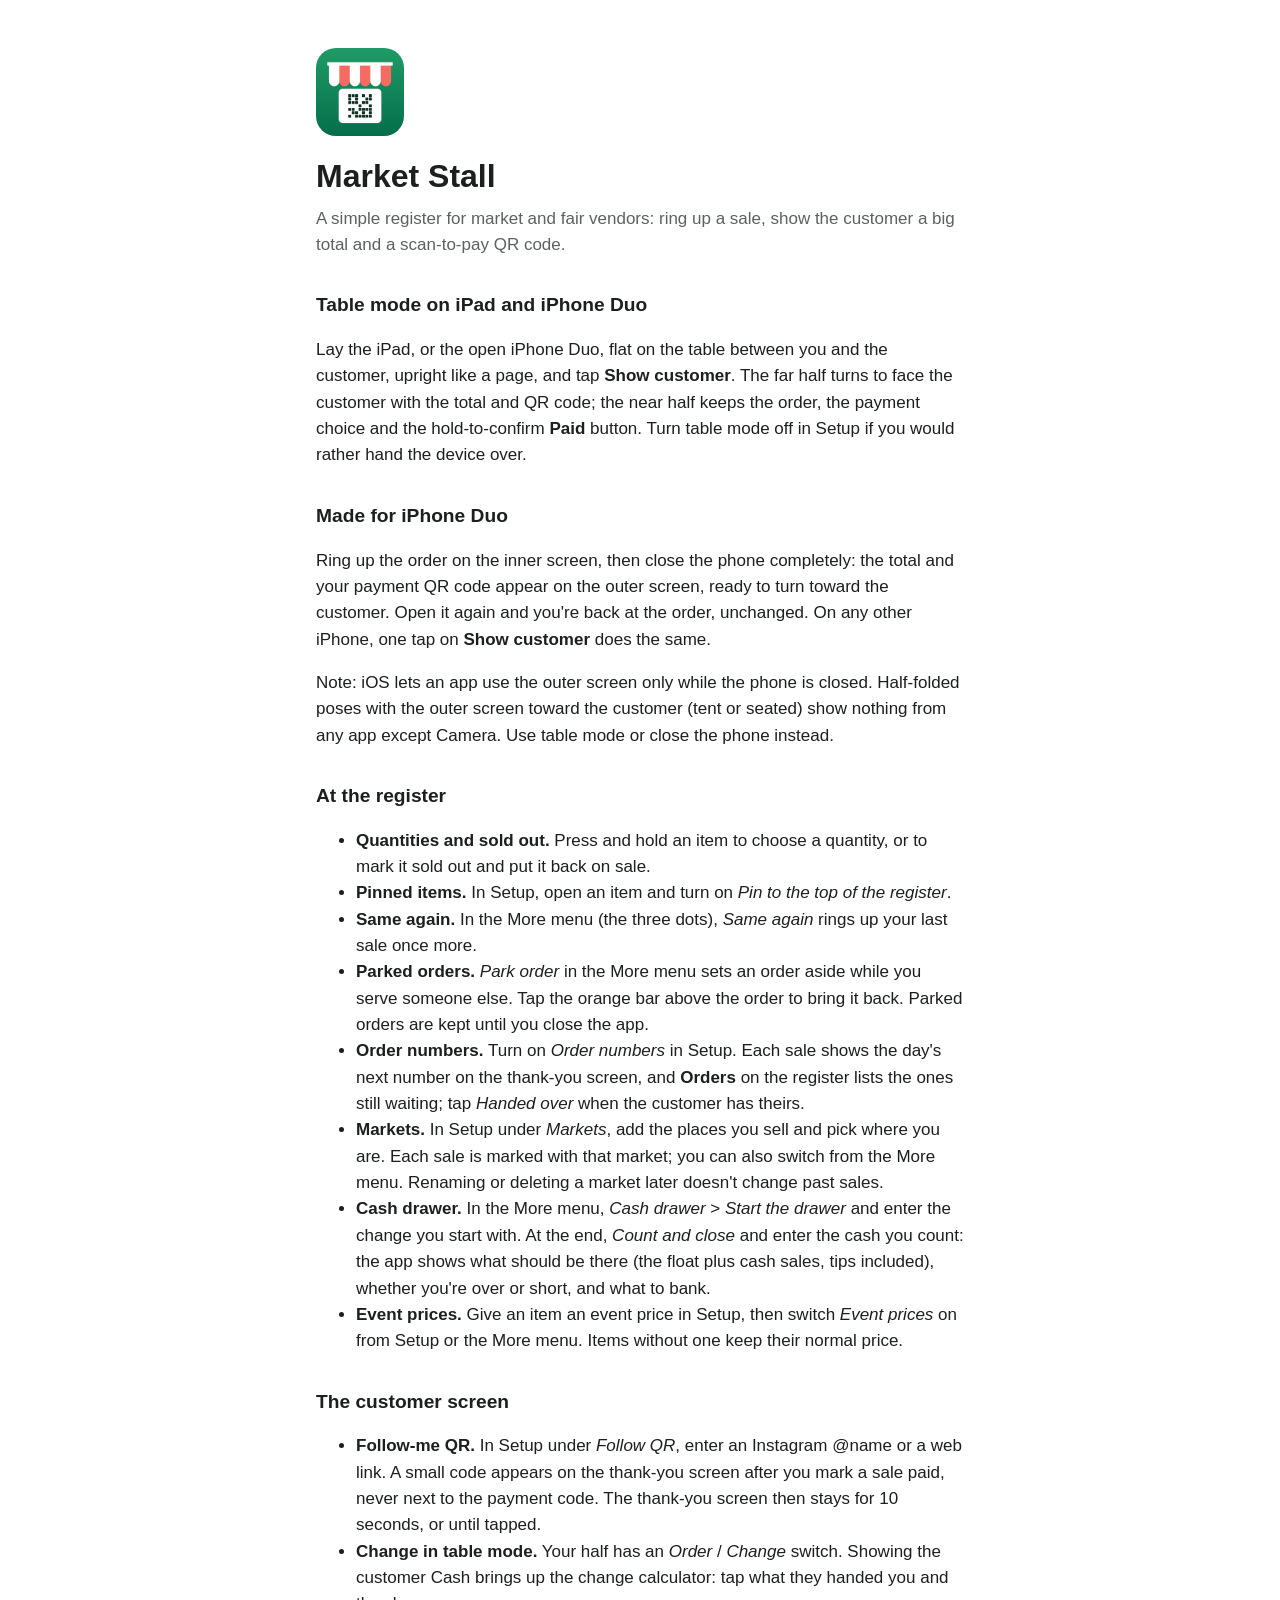
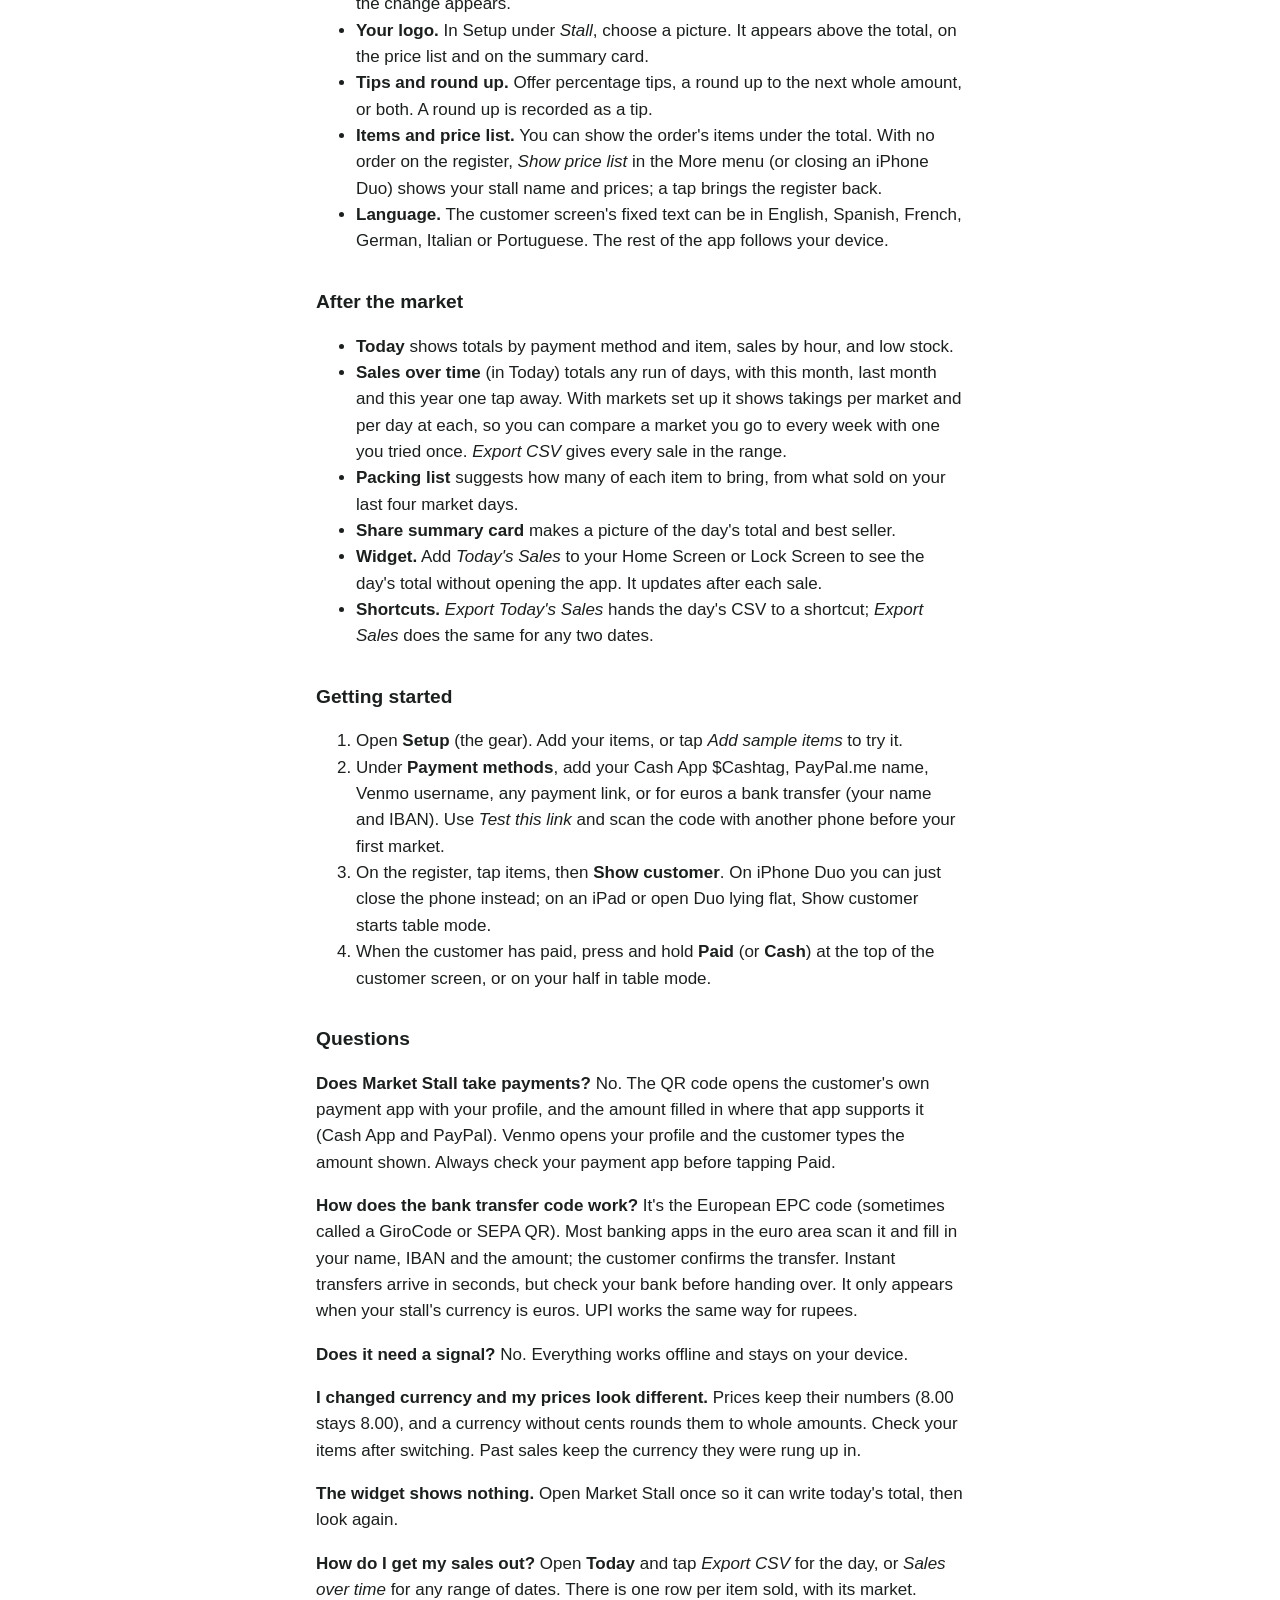
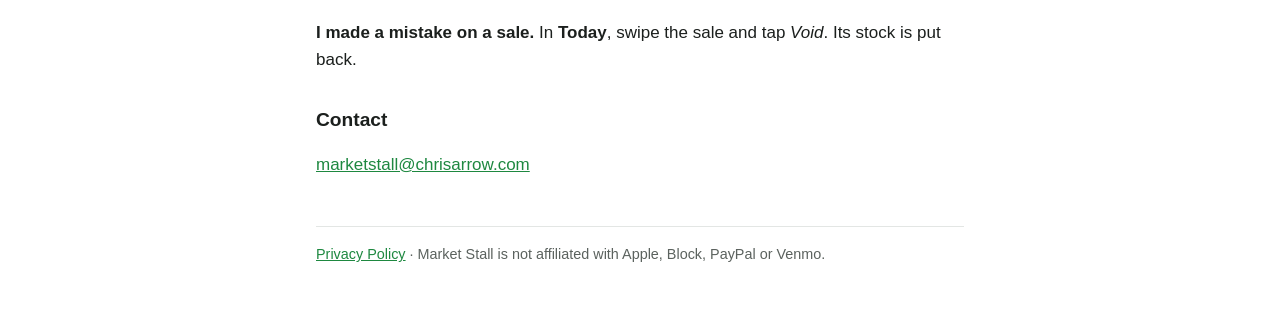
<file: index.html>
<!doctype html>
<html lang="en">
<head>
<meta charset="utf-8">
<meta name="viewport" content="width=device-width, initial-scale=1">
<title>Market Stall: Register for Market Vendors, for iPhone and iPad</title>
<meta name="description" content="Market Stall is a simple register for market and fair vendors on iPhone and iPad. Show the customer the total and a scan-to-pay QR code, park orders, call out order numbers and see your day at a glance. No account, no fees, works offline.">
<link rel="stylesheet" href="style.css">
</head>
<body>
<main>
<img class="icon" src="icon.png" alt="Market Stall app icon">
<h1>Market Stall</h1>
<p class="sub">A simple register for market and fair vendors: ring up a sale, show the customer a big total and a scan-to-pay QR code.</p>

<h2>Table mode on iPad and iPhone Duo</h2>
<p>Lay the iPad, or the open iPhone Duo, flat on the table between you and the customer, upright like a page, and tap <strong>Show customer</strong>. The far half turns to face the customer with the total and QR code; the near half keeps the order, the payment choice and the hold-to-confirm <strong>Paid</strong> button. Turn table mode off in Setup if you would rather hand the device over.</p>

<h2>Made for iPhone Duo</h2>
<p>Ring up the order on the inner screen, then close the phone completely: the total and your payment QR code appear on the outer screen, ready to turn toward the customer. Open it again and you're back at the order, unchanged. On any other iPhone, one tap on <strong>Show customer</strong> does the same.</p>
<p>Note: iOS lets an app use the outer screen only while the phone is closed. Half-folded poses with the outer screen toward the customer (tent or seated) show nothing from any app except Camera. Use table mode or close the phone instead.</p>

<h2>At the register</h2>
<ul>
<li><strong>Quantities and sold out.</strong> Press and hold an item to choose a quantity, or to mark it sold out and put it back on sale.</li>
<li><strong>Pinned items.</strong> In Setup, open an item and turn on <em>Pin to the top of the register</em>.</li>
<li><strong>Same again.</strong> In the More menu (the three dots), <em>Same again</em> rings up your last sale once more.</li>
<li><strong>Parked orders.</strong> <em>Park order</em> in the More menu sets an order aside while you serve someone else. Tap the orange bar above the order to bring it back. Parked orders are kept until you close the app.</li>
<li><strong>Order numbers.</strong> Turn on <em>Order numbers</em> in Setup. Each sale shows the day's next number on the thank-you screen, and <strong>Orders</strong> on the register lists the ones still waiting; tap <em>Handed over</em> when the customer has theirs.</li>
<li><strong>Markets.</strong> In Setup under <em>Markets</em>, add the places you sell and pick where you are. Each sale is marked with that market; you can also switch from the More menu. Renaming or deleting a market later doesn't change past sales.</li>
<li><strong>Cash drawer.</strong> In the More menu, <em>Cash drawer</em> &gt; <em>Start the drawer</em> and enter the change you start with. At the end, <em>Count and close</em> and enter the cash you count: the app shows what should be there (the float plus cash sales, tips included), whether you're over or short, and what to bank.</li>
<li><strong>Event prices.</strong> Give an item an event price in Setup, then switch <em>Event prices</em> on from Setup or the More menu. Items without one keep their normal price.</li>
</ul>

<h2>The customer screen</h2>
<ul>
<li><strong>Follow-me QR.</strong> In Setup under <em>Follow QR</em>, enter an Instagram @name or a web link. A small code appears on the thank-you screen after you mark a sale paid, never next to the payment code. The thank-you screen then stays for 10 seconds, or until tapped.</li>
<li><strong>Change in table mode.</strong> Your half has an <em>Order</em> / <em>Change</em> switch. Showing the customer Cash brings up the change calculator: tap what they handed you and the change appears.</li>
<li><strong>Your logo.</strong> In Setup under <em>Stall</em>, choose a picture. It appears above the total, on the price list and on the summary card.</li>
<li><strong>Tips and round up.</strong> Offer percentage tips, a round up to the next whole amount, or both. A round up is recorded as a tip.</li>
<li><strong>Items and price list.</strong> You can show the order's items under the total. With no order on the register, <em>Show price list</em> in the More menu (or closing an iPhone Duo) shows your stall name and prices; a tap brings the register back.</li>
<li><strong>Language.</strong> The customer screen's fixed text can be in English, Spanish, French, German, Italian or Portuguese. The rest of the app follows your device.</li>
</ul>

<h2>After the market</h2>
<ul>
<li><strong>Today</strong> shows totals by payment method and item, sales by hour, and low stock.</li>
<li><strong>Sales over time</strong> (in Today) totals any run of days, with this month, last month and this year one tap away. With markets set up it shows takings per market and per day at each, so you can compare a market you go to every week with one you tried once. <em>Export CSV</em> gives every sale in the range.</li>
<li><strong>Packing list</strong> suggests how many of each item to bring, from what sold on your last four market days.</li>
<li><strong>Share summary card</strong> makes a picture of the day's total and best seller.</li>
<li><strong>Widget.</strong> Add <em>Today's Sales</em> to your Home Screen or Lock Screen to see the day's total without opening the app. It updates after each sale.</li>
<li><strong>Shortcuts.</strong> <em>Export Today's Sales</em> hands the day's CSV to a shortcut; <em>Export Sales</em> does the same for any two dates.</li>
</ul>

<h2>Getting started</h2>
<ol>
<li>Open <strong>Setup</strong> (the gear). Add your items, or tap <em>Add sample items</em> to try it.</li>
<li>Under <strong>Payment methods</strong>, add your Cash App $Cashtag, PayPal.me name, Venmo username, any payment link, or for euros a bank transfer (your name and IBAN). Use <em>Test this link</em> and scan the code with another phone before your first market.</li>
<li>On the register, tap items, then <strong>Show customer</strong>. On iPhone Duo you can just close the phone instead; on an iPad or open Duo lying flat, Show customer starts table mode.</li>
<li>When the customer has paid, press and hold <strong>Paid</strong> (or <strong>Cash</strong>) at the top of the customer screen, or on your half in table mode.</li>
</ol>

<h2>Questions</h2>
<p><strong>Does Market Stall take payments?</strong> No. The QR code opens the customer's own payment app with your profile, and the amount filled in where that app supports it (Cash App and PayPal). Venmo opens your profile and the customer types the amount shown. Always check your payment app before tapping Paid.</p>
<p><strong>How does the bank transfer code work?</strong> It's the European EPC code (sometimes called a GiroCode or SEPA QR). Most banking apps in the euro area scan it and fill in your name, IBAN and the amount; the customer confirms the transfer. Instant transfers arrive in seconds, but check your bank before handing over. It only appears when your stall's currency is euros. UPI works the same way for rupees.</p>
<p><strong>Does it need a signal?</strong> No. Everything works offline and stays on your device.</p>
<p><strong>I changed currency and my prices look different.</strong> Prices keep their numbers (8.00 stays 8.00), and a currency without cents rounds them to whole amounts. Check your items after switching. Past sales keep the currency they were rung up in.</p>
<p><strong>The widget shows nothing.</strong> Open Market Stall once so it can write today's total, then look again.</p>
<p><strong>How do I get my sales out?</strong> Open <strong>Today</strong> and tap <em>Export CSV</em> for the day, or <em>Sales over time</em> for any range of dates. There is one row per item sold, with its market.</p>
<p><strong>I made a mistake on a sale.</strong> In <strong>Today</strong>, swipe the sale and tap <em>Void</em>. Its stock is put back.</p>

<h2>Contact</h2>
<p><a href="mailto:marketstall@chrisarrow.com?subject=Market%20Stall">marketstall@chrisarrow.com</a></p>

<footer>
<a href="privacy.html">Privacy Policy</a> · Market Stall is not affiliated with Apple, Block, PayPal or Venmo.
</footer>
</main>
</body>
</html>
</file>
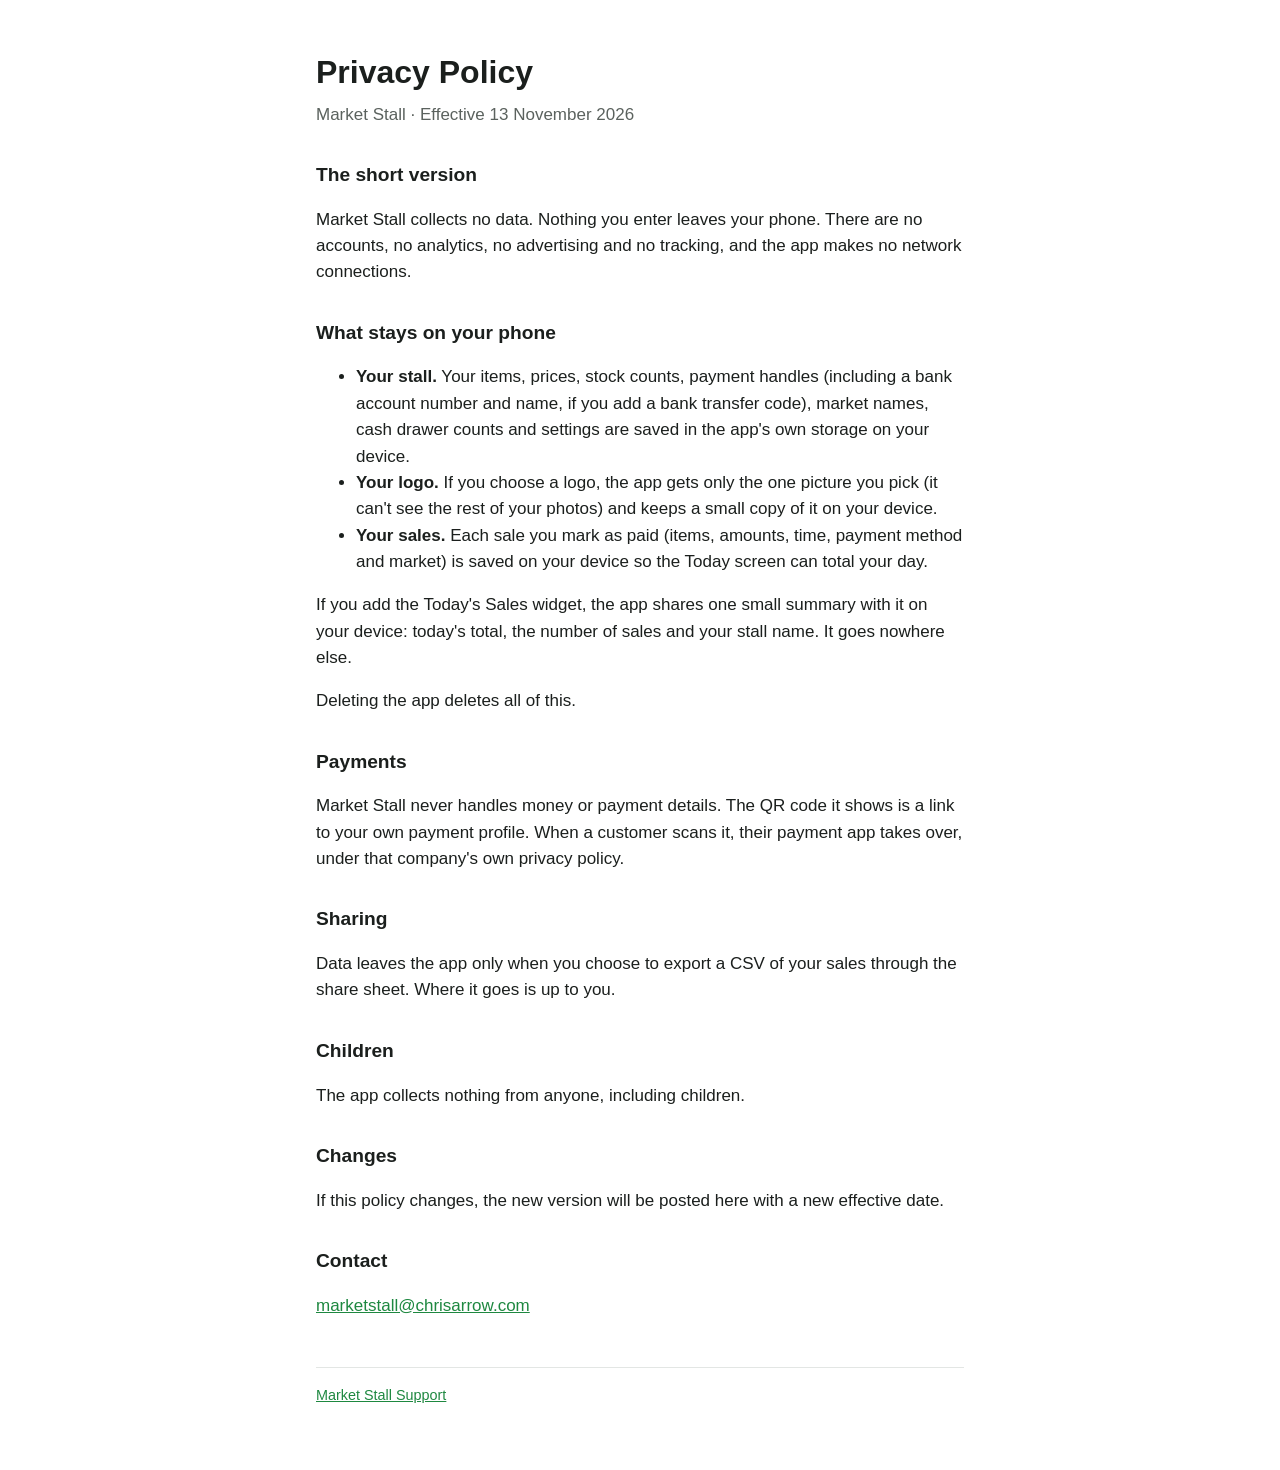
<file: privacy.html>
<!doctype html>
<html lang="en">
<head>
<meta charset="utf-8">
<meta name="viewport" content="width=device-width, initial-scale=1">
<title>Market Stall Privacy</title>
<link rel="stylesheet" href="style.css">
</head>
<body>
<main>
<h1>Privacy Policy</h1>
<p class="sub">Market Stall · Effective 13 November 2026</p>

<h2>The short version</h2>
<p>Market Stall collects no data. Nothing you enter leaves your phone. There are no accounts, no analytics, no advertising and no tracking, and the app makes no network connections.</p>

<h2>What stays on your phone</h2>
<ul>
<li><strong>Your stall.</strong> Your items, prices, stock counts, payment handles (including a bank account number and name, if you add a bank transfer code), market names, cash drawer counts and settings are saved in the app's own storage on your device.</li>
<li><strong>Your logo.</strong> If you choose a logo, the app gets only the one picture you pick (it can't see the rest of your photos) and keeps a small copy of it on your device.</li>
<li><strong>Your sales.</strong> Each sale you mark as paid (items, amounts, time, payment method and market) is saved on your device so the Today screen can total your day.</li>
</ul>
<p>If you add the Today's Sales widget, the app shares one small summary with it on your device: today's total, the number of sales and your stall name. It goes nowhere else.</p>
<p>Deleting the app deletes all of this.</p>

<h2>Payments</h2>
<p>Market Stall never handles money or payment details. The QR code it shows is a link to your own payment profile. When a customer scans it, their payment app takes over, under that company's own privacy policy.</p>

<h2>Sharing</h2>
<p>Data leaves the app only when you choose to export a CSV of your sales through the share sheet. Where it goes is up to you.</p>

<h2>Children</h2>
<p>The app collects nothing from anyone, including children.</p>

<h2>Changes</h2>
<p>If this policy changes, the new version will be posted here with a new effective date.</p>

<h2>Contact</h2>
<p><a href="mailto:marketstall@chrisarrow.com?subject=Market%20Stall%20privacy">marketstall@chrisarrow.com</a></p>

<footer><a href="index.html">Market Stall Support</a></footer>
</main>
</body>
</html>
</file>
<file: style.css>
:root { --bg: #ffffff; --fg: #1b1f1d; --muted: #5b625e; --accent: #1e8840; --rule: #e3e6e4; }
@media (prefers-color-scheme: dark) { :root { --bg: #121413; --fg: #eef1ef; --muted: #a3aaa6; --accent: #4cc674; --rule: #2a2e2c; } }
* { box-sizing: border-box; }
body { margin: 0; background: var(--bg); color: var(--fg); font: 17px/1.55 -apple-system, BlinkMacSystemFont, "Segoe UI", Roboto, sans-serif; }
main { max-width: 680px; margin: 0 auto; padding: 48px 16px 64px; }
h1 { font-size: 2rem; margin: 0 0 4px; }
h2 { font-size: 1.2rem; margin: 32px 0 8px; }
p, li { color: var(--fg); }
.sub { color: var(--muted); margin: 0 0 24px; }
a { color: var(--accent); }
img.icon { width: 88px; height: 88px; border-radius: 20px; display: block; margin-bottom: 16px; }
footer { margin-top: 48px; padding-top: 16px; border-top: 1px solid var(--rule); color: var(--muted); font-size: 0.9rem; }
</file>
